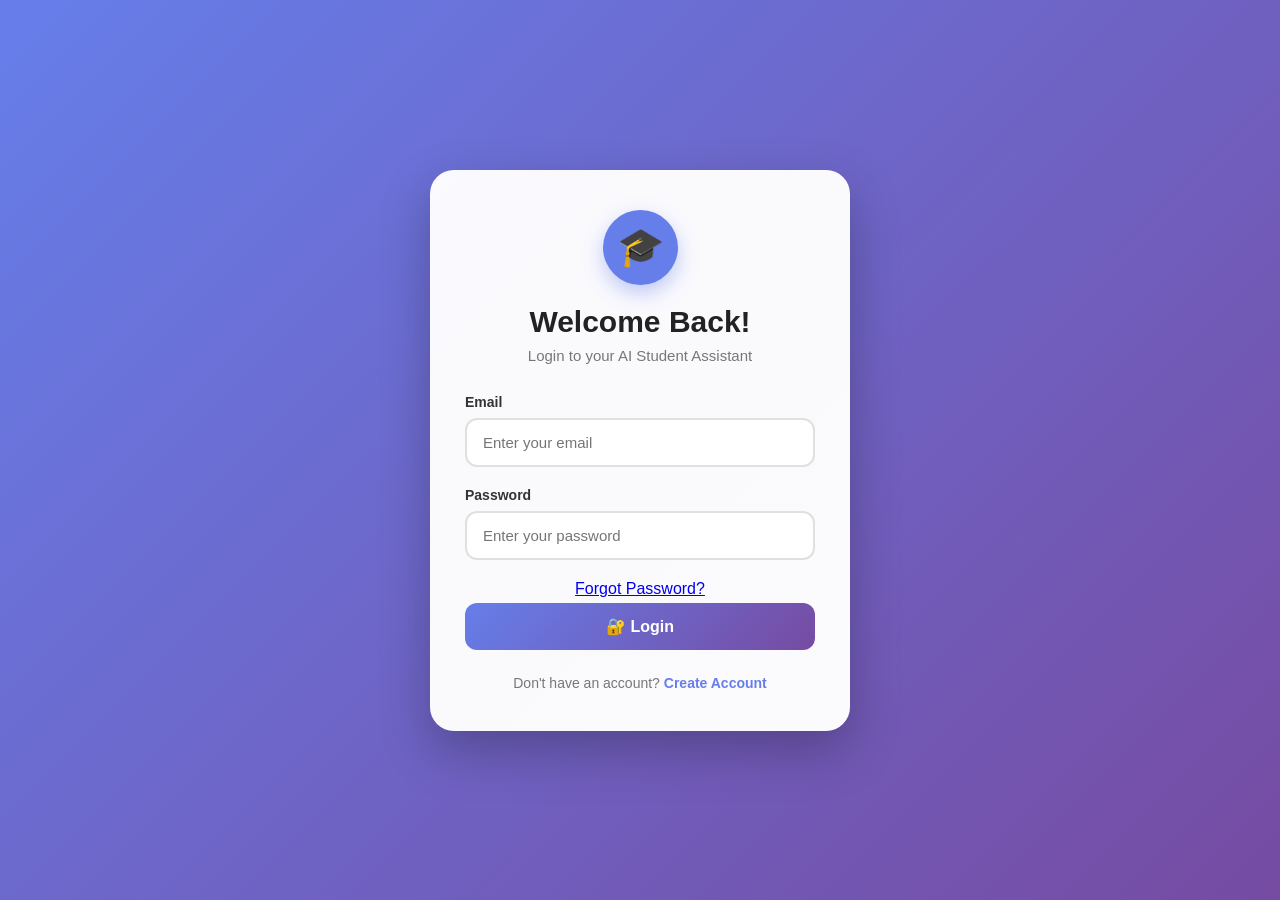
<file: index.html>
<!DOCTYPE html>
<html lang="en">

<head>

    <meta charset="UTF-8">

    <meta name="viewport" content="width=device-width, initial-scale=1.0">

    <title>AI Student Assistant - V7</title>

    <link rel="preconnect" href="https://fonts.googleapis.com">

    <link rel="preconnect" href="https://fonts.gstatic.com" crossorigin>

    <link href="https://fonts.googleapis.com/css2?family=Poppins:wght@400;500;600;700&display=swap" rel="stylesheet">

    <link rel="stylesheet" href="style.css">


    <style>
        .library-grid {
            display: grid;
            grid-template-columns: repeat(auto-fit, minmax(220px, 1fr));
            gap: 20px;
            margin-top: 25px;
        }

        .library-card {
            padding: 22px;
            border-radius: 18px;
            border: 1px solid var(--border-color, #e5e7eb);
            background: var(--card-bg, #ffffff);
        }

        .library-card-icon {
            font-size: 2rem;
            margin-bottom: 12px;
        }

        .library-card h3 {
            margin: 0 0 8px;
        }

        .library-card p {
            margin: 6px 0;
        }

        .library-card .library-type {
            font-size: 0.85rem;
            opacity: 0.75;
        }

        .library-card button {
            margin-top: 14px;
        }

        .library-empty {
            grid-column: 1 / -1;
            text-align: center;
            padding: 30px;
            opacity: 0.75;
        }

        @media (max-width: 600px) {
            .library-grid {
                grid-template-columns: 1fr;
            }
        }
    </style>

</head>


<body>


    <!-- =========================================
         HEADER
    ========================================= -->

    <header class="header">

        <div class="logo">

            🎓

            <span>
                AI Student Assistant
            </span>

        </div>


        <div class="header-actions">

            <button id="themeButton" class="theme-button" onclick="toggleTheme()">
                🌙
            </button>

        </div>


        <button onclick="logoutUser()" class="logout-btn">
            🚪 Logout
        </button>

    </header>



    <!-- =========================================
         NAVIGATION
    ========================================= -->

    <nav class="navigation">

        <button class="nav-button active" onclick="showSection('dashboardSection', this)">
            🏠 Dashboard
        </button>


        <button class="nav-button" onclick="showSection('plannerSection', this)">
            📅 Planner
        </button>


        <button class="nav-button" onclick="showSection('librarySection', this)">
            📚 Library
        </button>


        <button class="nav-button" onclick="showSection('attendanceSection', this)">
            📚 Attendance
        </button>


        <button class="nav-button" onclick="showSection('profileSection', this)">
            🧑‍🎓 Profile
        </button>

    </nav>



    <!-- =========================================
         MAIN
    ========================================= -->

    <main class="container">


        <!-- =========================================
             DASHBOARD SECTION
        ========================================= -->

        <section id="dashboardSection" class="page-section active-section">


            <!-- WELCOME -->

            <div class="welcome">

                <p class="small-title">
                    STUDENT DASHBOARD
                </p>


                <h1>

                    Welcome,

                    <span id="welcomeName">
                        Student
                    </span>

                    👋

                </h1>


                <p>
                    Plan your study, track your learning time,
                    and build a consistent study routine.
                </p>

            </div>

            <!-- =========================================
     STUDY STATS
            ========================================= -->

            <div class="stats-grid">

                <div class="stat-card">

                    <div class="stat-icon">
                        ⏱️
                    </div>

                    <div>
                        <p>
                            Study Time
                        </p>

                        <h3 id="studyTime">
                            0m
                        </h3>
                    </div>

                </div>


                <div class="stat-card">

                    <div class="stat-icon">
                        📚
                    </div>

                    <div>
                        <p>
                            Completed Sessions
                        </p>

                        <h3 id="completedStudySessions">
                            0
                        </h3>
                    </div>

                </div>


                <div class="stat-card">

                    <div class="stat-icon">
                        🔥
                    </div>

                    <div>
                        <p>
                            Study Streak
                        </p>

                        <h3 id="studyStreak">
                            0 days
                        </h3>
                    </div>

                </div>

            </div>

            <!-- QUICK ACTIONS -->

            <div class="card">

                <div class="section-title">

                    <div class="section-icon">
                        ⚡
                    </div>

                    <div>

                        <h2>
                            Quick Actions
                        </h2>

                        <p>
                            Quickly access important features.
                        </p>

                    </div>

                </div>


                <div class="quick-actions">


                    <button onclick="showSection('plannerSection')" class="action-button">
                        📅
                        <span>
                            Study Planner
                        </span>
                    </button>


                    <button onclick="showSection('librarySection')" class="action-button">
                        📚
                        <span>
                            Library
                        </span>
                    </button>


                    <button onclick="showSection('profileSection')" class="action-button">
                        🧑‍🎓
                        <span>
                            Profile
                        </span>
                    </button>

                </div>

            </div>



            <!-- STUDY ASSISTANT -->


            <div class="card">

                <div class="section-title">

                    <div class="section-icon">
                        🤖
                    </div>

                    <div>

                        <h2>
                            AI Study Assistant
                        </h2>

                        <p>
                            Plan your study and stay consistent.
                        </p>

                    </div>

                </div>


                <div id="dashboardSuggestion">

                    <div class="empty-state">

                        📚

                        <p>
                            Create a study target in the Planner
                            to start your learning session.
                        </p>

                    </div>

                </div>

            </div>


        </section>



        <!-- =========================================
             PLANNER SECTION
        ========================================= -->

        <section id="plannerSection" class="page-section">


            <div class="card">

                <div class="section-title">

                    <div class="section-icon">
                        📅
                    </div>

                    <div>

                        <h2>
                            My Study Planner
                        </h2>

                        <p>
                            Set your own subject, topic, time and study target.
                        </p>

                    </div>

                </div>


                <!-- STUDY TARGET FORM -->

                <div class="study-planner-form">

                    <div class="profile-grid">

                        <div class="form-group">
                            <label for="plannerSubject">📚 Subject</label>
                            <select id="plannerSubject">
                                <option value="">Select Subject</option>
                                <option value="Mathematics">Mathematics</option>
                                <option value="Python">Python</option>
                                <option value="DSA">DSA</option>
                                <option value="Physics">Physics</option>
                                <option value="C / C++">C / C++</option>
                                <option value="AI / ML">AI / ML</option>
                                <option value="Web Development">Web Development</option>
                                <option value="Database">Database</option>
                            </select>
                        </div>

                        <div class="form-group">
                            <label for="plannerTopic">📝 Topic</label>
                            <input id="plannerTopic" type="text" placeholder="Example: Python Loops">
                        </div>

                        <div class="form-group">
                            <label for="plannerDate">📅 Date</label>
                            <input id="plannerDate" type="date">
                        </div>

                        <div class="form-group">
                            <label for="plannerTime">⏰ Start Time</label>
                            <input id="plannerTime" type="time">
                        </div>

                        <div class="form-group">
                            <label for="plannerDuration">⏱️ Duration</label>
                            <select id="plannerDuration">
                                <option value="15">15 minutes</option>
                                <option value="25" selected>25 minutes</option>
                                <option value="30">30 minutes</option>
                                <option value="45">45 minutes</option>
                                <option value="60">1 hour</option>
                                <option value="90">1 hour 30 minutes</option>
                                <option value="120">2 hours</option>
                            </select>
                        </div>

                    </div>

                    <button type="button" class="primary-button" onclick="createStudyTarget()">
                        🎯 Create Study Target
                    </button>

                    <div id="plannerMessage" class="profile-message"></div>

                </div>


                <!-- MY TIMETABLE -->

                <div class="section-title" style="margin-top: 30px;">
                    <div class="section-icon">🗓️</div>
                    <div>
                        <h2>My Timetable</h2>
                        <p>Your selected study targets will appear here.</p>
                    </div>
                </div>

                <div id="studyPlan">

                    <div class="empty-state">

                        📅

                        <p>
                            No study target created yet.
                            Set your subject, topic, date, time and duration above.
                        </p>

                    </div>

                </div>

            </div>



            <!-- TIMER -->

            <div class="card">

                <div class="section-title">

                    <div class="section-icon">
                        ⏱️
                    </div>

                    <div>

                        <h2>
                            Study Timer
                        </h2>

                        <p>
                            Start the timer for your selected study target.
                        </p>

                    </div>

                </div>


                <div class="timer-box">

                    <div id="timerDisplay" class="timer-display">
                        25:00
                    </div>


                    <p id="timerStatus">
                        Ready to study
                    </p>


                    <div class="timer-buttons">

                        <button onclick="startTimer()" class="timer-start">
                            ▶ Start
                        </button>


                        <button onclick="pauseTimer()" class="timer-pause">
                            ⏸ Pause
                        </button>


                        <button onclick="resetTimer()" class="timer-reset">
                            🔄 Reset
                        </button>

                    </div>

                </div>

            </div>

        </section>



        <!-- =========================================
             LIBRARY SECTION
        ========================================= -->

        <section id="librarySection" class="page-section">

            <div class="card">

                <div class="section-title">

                    <div class="section-icon">
                        📚
                    </div>

                    <div>

                        <h2>
                            Student Digital Library
                        </h2>

                        <p>
                            Learn programming from basics to advanced.
                        </p>

                    </div>

                </div>
                <!-- 📤 Upload Programming Notes -->
                <div class="library-upload-box">

                    <div class="library-upload-header">
                        <h3>📤 Upload Programming Notes</h3>
                        <p>Upload your programming notes in PDF format.</p>
                    </div>

                    <form id="libraryUploadForm" onsubmit="uploadLibraryResource(event)">

                        <div class="upload-form-grid">

                            <div class="upload-form-group">
                                <label for="uploadTitle">📘 Title</label>

                                <input type="text" id="uploadTitle" placeholder="Example: Python Basics" required>
                            </div>


                            <div class="upload-form-group">
                                <label for="uploadCategory">💻 Category</label>

                                <select id="uploadCategory" required>

                                    <option value="">Select Category</option>

                                    <option value="Python">Python</option>

                                    <option value="C / C++">C / C++</option>

                                    <option value="DSA">DSA</option>

                                    <option value="AI / ML">AI / ML</option>

                                    <option value="Web Development">
                                        Web Development
                                    </option>

                                    <option value="Database">
                                        Database
                                    </option>

                                    <option value="Git & GitHub">
                                        Git & GitHub
                                    </option>

                                </select>
                            </div>


                            <div class="upload-form-group">
                                <label for="uploadLevel">🎯 Level</label>

                                <select id="uploadLevel" required>

                                    <option value="">Select Level</option>

                                    <option value="Beginner">
                                        🟢 Beginner
                                    </option>

                                    <option value="Intermediate">
                                        🟡 Intermediate
                                    </option>

                                    <option value="Advanced">
                                        🔴 Advanced
                                    </option>

                                </select>
                            </div>

                        </div>


                        <div class="upload-form-group">
                            <label for="uploadDescription">
                                📝 Description
                            </label>

                            <textarea id="uploadDescription" rows="3" placeholder="Write a short description..."
                                required></textarea>
                        </div>


                        <div class="upload-form-group">
                            <label for="uploadFile">
                                📄 PDF File
                            </label>

                            <input type="file" id="uploadFile" accept=".pdf,application/pdf" required>

                            <small>
                                Maximum file size: 10 MB
                            </small>
                        </div>


                        <button type="submit" class="primary-button library-upload-button">
                            📤 Upload PDF
                        </button>

                    </form>


                    <div id="libraryUploadMessage" class="library-upload-message"></div>

                </div>

                <!-- SEARCH -->

                <div class="form-group">

                    <label for="librarySearch">
                        🔍 Search Library
                    </label>

                    <input type="text" id="librarySearch" placeholder="Search books, notes, subjects..."
                        oninput="filterLibrary()">

                </div>


                <!-- CATEGORIES -->

                <div class="section-title">

                    <div class="section-icon">
                        🗂️
                    </div>

                    <div>

                        <h2>
                            Categories
                        </h2>

                        <p>
                            Choose a programming category.
                        </p>

                    </div>

                </div>


                <div class="quick-actions library-categories">

                    <button class="action-button" onclick="filterLibraryCategory('All')">📚 <span>All</span></button>
                    <button class="action-button" onclick="filterLibraryCategory('Python')">🐍
                        <span>Python</span></button>
                    <button class="action-button" onclick="filterLibraryCategory('C / C++')">💻 <span>C /
                            C++</span></button>
                    <button class="action-button" onclick="filterLibraryCategory('DSA')">🧠 <span>DSA</span></button>
                    <button class="action-button" onclick="filterLibraryCategory('AI / ML')">🤖 <span>AI /
                            ML</span></button>
                    <button class="action-button" onclick="filterLibraryCategory('Web Development')">🌐 <span>Web
                            Development</span></button>
                    <button class="action-button" onclick="filterLibraryCategory('Database')">🗄️
                        <span>Database</span></button>
                    <button class="action-button" onclick="filterLibraryCategory('Git & GitHub')">🔧 <span>Git &
                            GitHub</span></button>

                </div>


                <!-- RESOURCES -->

                <div id="libraryList" class="library-grid"></div>

            </div>

        </section>

        <div class="library-level-filter">
            <button class="library-category-button active" onclick="filterLibraryLevel('All', this)">
                📚 All Levels
            </button>

            <button class="library-category-button" onclick="filterLibraryLevel('Beginner', this)">
                🟢 Beginner
            </button>

            <button class="library-category-button" onclick="filterLibraryLevel('Intermediate', this)">
                🟡 Intermediate
            </button>

            <button class="library-category-button" onclick="filterLibraryLevel('Advanced', this)">
                🔴 Advanced
            </button>
        </div>


        <!-- =========================================
             ATTENDANCE SECTION
        ========================================= -->

        <section id="attendanceSection" class="page-section">


            <div class="card">

                <div class="section-title">

                    <div class="section-icon">
                        📚
                    </div>

                    <div>

                        <h2>
                            Study Attendance
                        </h2>

                        <p>
                            Track your study days, study hours and learning streak.
                        </p>

                    </div>

                </div>



                <div id="attendanceList" class="attendance-list"></div>

                <!-- 📅 STUDY ATTENDANCE CALENDAR -->
                <div class="attendance-calendar">

                    <div class="calendar-header">
                        <button onclick="changeAttendanceMonth(-1)">❮</button>

                        <h3 id="attendanceMonthYear">
                            September 2026
                        </h3>

                        <button onclick="changeAttendanceMonth(1)">❯</button>
                    </div>

                    <div class="calendar-weekdays">
                        <div>Sun</div>
                        <div>Mon</div>
                        <div>Tue</div>
                        <div>Wed</div>
                        <div>Thu</div>
                        <div>Fri</div>
                        <div>Sat</div>
                    </div>

                    <div id="attendanceCalendar" class="calendar-days">
                    </div>

                </div>


            </div>

        </section>



        <!-- =========================================
             PROFILE SECTION
        ========================================= -->

        <section id="profileSection" class="page-section">


            <div class="card">

                <div class="section-title">

                    <div class="section-icon">
                        🧑‍🎓
                    </div>

                    <div>

                        <h2>
                            Student Profile
                        </h2>

                        <p>
                            Your account and academic information.
                        </p>

                    </div>

                </div>



                <div class="profile-grid">


                    <!-- FULL NAME -->

                    <div class="form-group">

                        <label for="profileName">
                            Full Name
                        </label>

                        <input id="profileName" type="text" placeholder="Your name">

                    </div>


                    <!-- EMAIL -->

                    <div class="form-group">

                        <label for="profileEmail">
                            Email
                        </label>

                        <input id="profileEmail" type="email" placeholder="Your email" readonly>

                    </div>


                    <!-- COURSE -->

                    <div class="form-group">

                        <label for="profileCourse">
                            Course
                        </label>

                        <input id="profileCourse" type="text" placeholder="Example: CSE (AIML)">

                    </div>


                    <!-- SEMESTER -->

                    <div class="form-group">

                        <label for="profileSemester">
                            Semester
                        </label>

                        <input id="profileSemester" type="text" placeholder="Example: 1st Semester">

                    </div>


                    <!-- ROLL NUMBER -->

                    <div class="form-group">

                        <label for="profileRoll">
                            Roll Number
                        </label>

                        <input id="profileRoll" type="text" placeholder="Enter roll number">

                    </div>

                </div>



                <button onclick="saveProfile()" class="primary-button save-profile-button">
                    💾 Save Profile
                </button>


                <div id="profileMessage" class="profile-message"></div>

            </div>

        </section>



    </main>



    <!-- =========================================
         FOOTER
    ========================================= -->

    <footer>

        <p>

            🎓 AI Student Assistant

            <span>
                •
            </span>

            Version 7

        </p>

    </footer>



    <script src="script.js?v=8"></script>

</body>

</html>
</file>
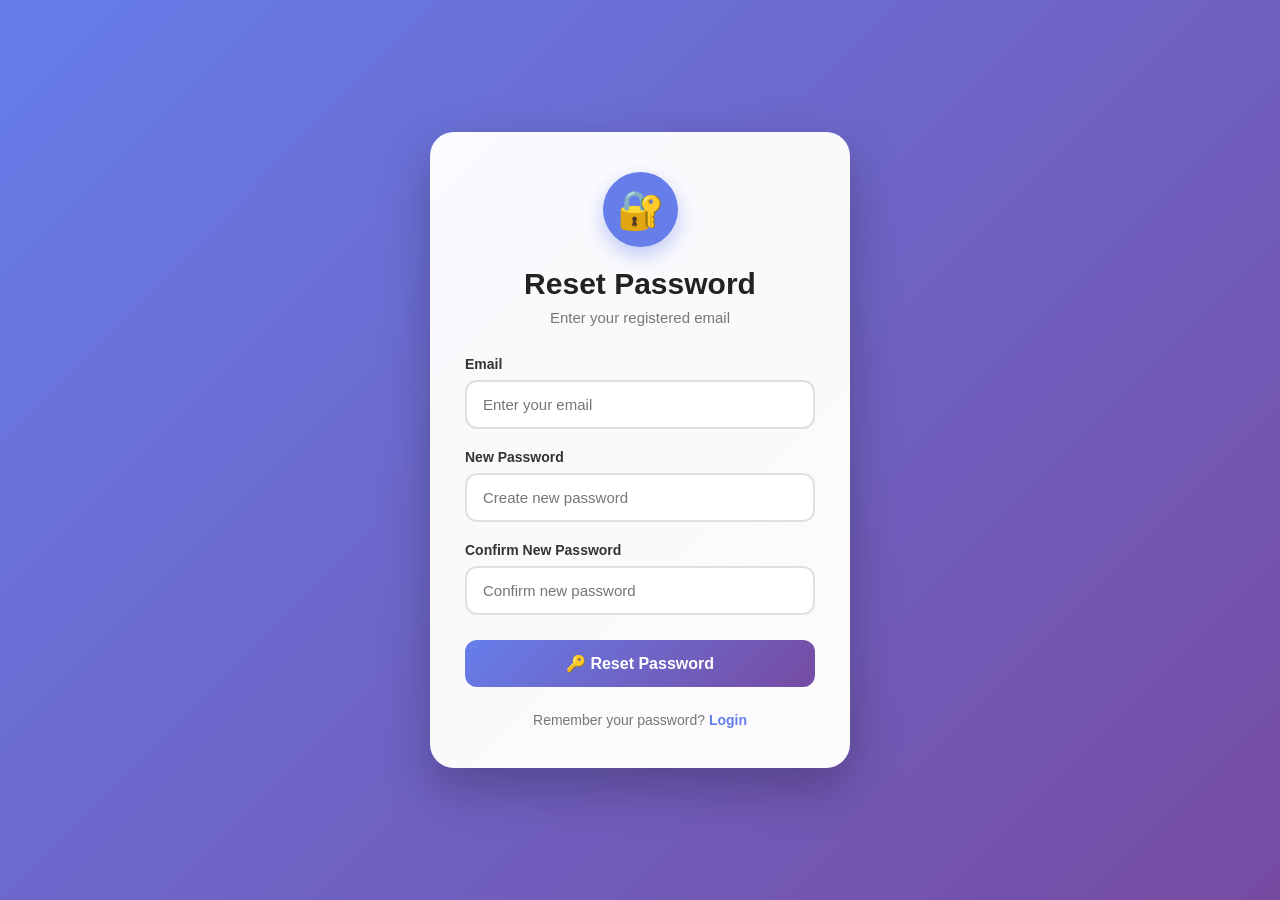
<file: forgot-password.html>
<!DOCTYPE html>
<html lang="en">

<head>
    <meta charset="UTF-8">

    <meta
        name="viewport"
        content="width=device-width, initial-scale=1.0"
    >

    <title>Forgot Password - AI Student Assistant</title>

    <link rel="stylesheet" href="auth.css">
</head>

<body>

    <div class="auth-container">

        <div class="auth-card">

            <div class="logo">
                🔐
            </div>

            <h1>Reset Password</h1>

            <p class="subtitle">
                Enter your registered email
            </p>

            <form id="forgotPasswordForm">

                <div class="input-group">

                    <label for="resetEmail">
                        Email
                    </label>

                    <input
                        type="email"
                        id="resetEmail"
                        placeholder="Enter your email"
                        required
                    >

                </div>


                <div class="input-group">

                    <label for="newPassword">
                        New Password
                    </label>

                    <input
                        type="password"
                        id="newPassword"
                        placeholder="Create new password"
                        minlength="6"
                        required
                    >

                </div>


                <div class="input-group">

                    <label for="confirmNewPassword">
                        Confirm New Password
                    </label>

                    <input
                        type="password"
                        id="confirmNewPassword"
                        placeholder="Confirm new password"
                        minlength="6"
                        required
                    >

                </div>


                <button
                    type="submit"
                    class="auth-btn"
                >
                    🔑 Reset Password
                </button>

            </form>


            <p class="switch-text">

                Remember your password?

                <a href="login.html">
                    Login
                </a>

            </p>

        </div>

    </div>


    <script src="auth.js"></script>

</body>

</html>
</file>
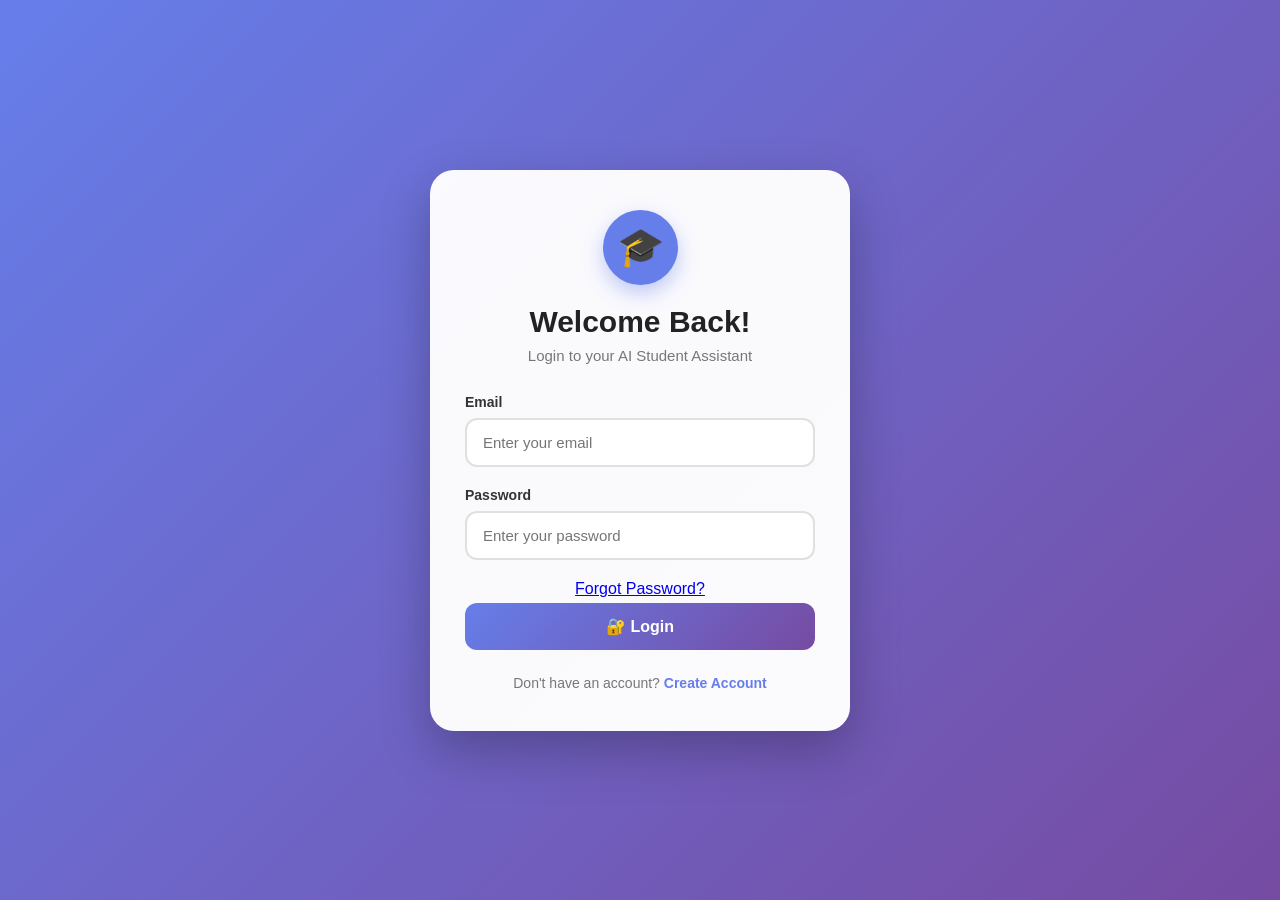
<file: login.html>
<!DOCTYPE html>
<html lang="en">

<head>
    <meta charset="UTF-8">
    <meta name="viewport" content="width=device-width, initial-scale=1.0">

    <title>Login - AI Student Assistant</title>

    <link rel="stylesheet" href="auth.css">
</head>

<body>

    <div class="auth-container">

        <div class="auth-card">

            <div class="logo">
                🎓
            </div>

            <h1>Welcome Back!</h1>

            <p class="subtitle">
                Login to your AI Student Assistant
            </p>

            <form id="loginForm">

                <div class="input-group">
                    <label for="loginEmail">Email</label>

                    <input type="email" id="loginEmail" placeholder="Enter your email" required>
                </div>

                <div class="input-group">
                    <label for="loginPassword">Password</label>

                    <input type="password" id="loginPassword" placeholder="Enter your password" required>
                </div>

                <a href="forgot-password.html" class="forgot-link">
                    Forgot Password?
                </a>

                <button type="submit" class="auth-btn">
                    🔐 Login
                </button>

            </form>

            <p class="switch-text">
                Don't have an account?
                <a href="signup.html">Create Account</a>
            </p>

        </div>

    </div>

    <script src="auth.js"></script>

</body>

</html>
</file>
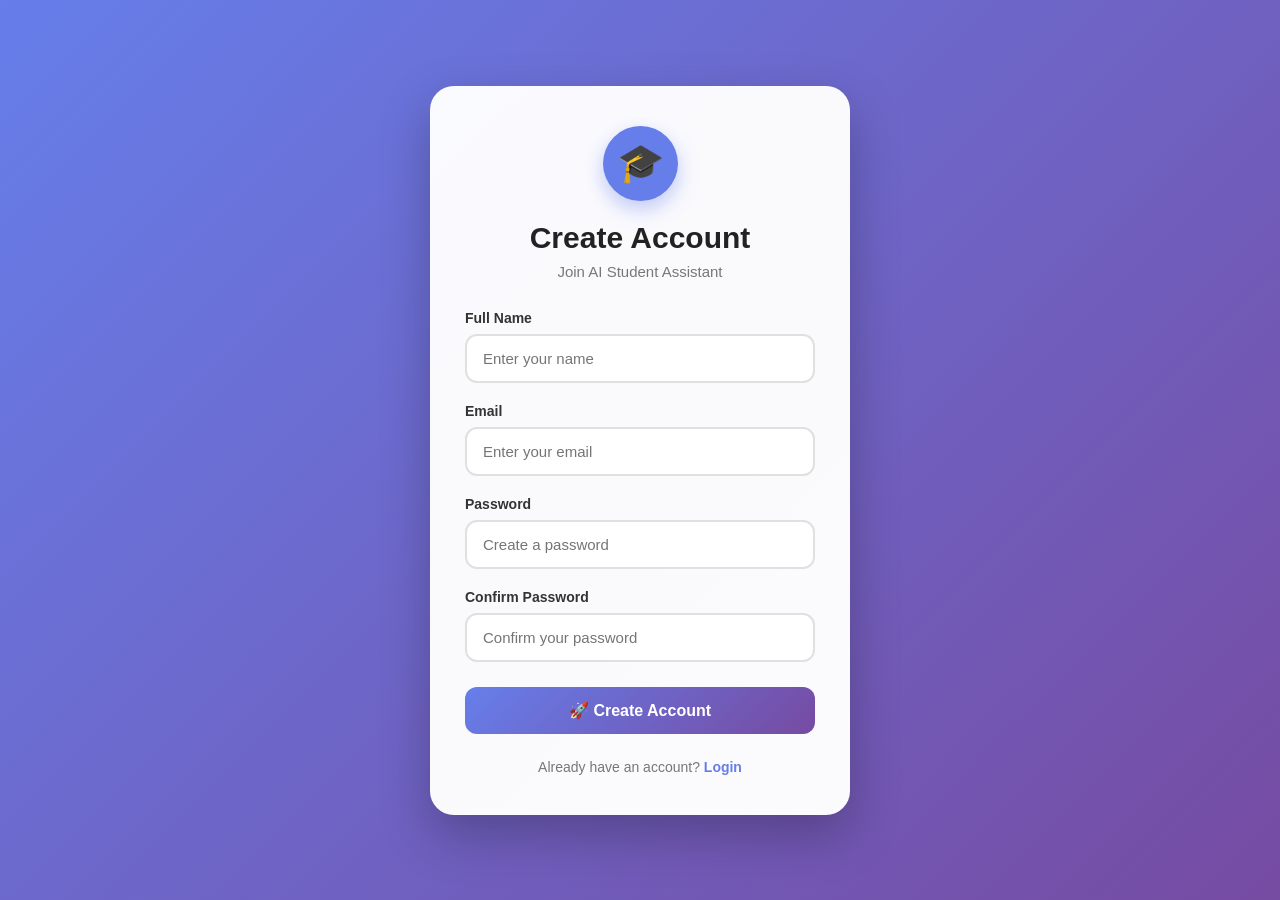
<file: signup.html>
<!DOCTYPE html>
<html lang="en">
<head>
    <meta charset="UTF-8">
    <meta name="viewport" content="width=device-width, initial-scale=1.0">

    <title>Create Account - AI Student Assistant</title>

    <link rel="stylesheet" href="auth.css">
</head>

<body>

    <div class="auth-container">

        <div class="auth-card">

            <div class="logo">
                🎓
            </div>

            <h1>Create Account</h1>

            <p class="subtitle">
                Join AI Student Assistant
            </p>

            <form id="signupForm">

                <div class="input-group">
                    <label for="signupName">Full Name</label>

                    <input
                        type="text"
                        id="signupName"
                        placeholder="Enter your name"
                        required
                    >
                </div>

                <div class="input-group">
                    <label for="signupEmail">Email</label>

                    <input
                        type="email"
                        id="signupEmail"
                        placeholder="Enter your email"
                        required
                    >
                </div>

                <div class="input-group">
                    <label for="signupPassword">Password</label>

                    <input
                        type="password"
                        id="signupPassword"
                        placeholder="Create a password"
                        required
                        minlength="6"
                    >
                </div>

                <div class="input-group">
                    <label for="confirmPassword">Confirm Password</label>

                    <input
                        type="password"
                        id="confirmPassword"
                        placeholder="Confirm your password"
                        required
                        minlength="6"
                    >
                </div>

                <button type="submit" class="auth-btn">
                    🚀 Create Account
                </button>

            </form>

            <p class="switch-text">
                Already have an account?
                <a href="login.html">Login</a>
            </p>

        </div>

    </div>

    <script src="auth.js"></script>

</body>
</html>
</file>
<file: style.css>
/* =========================================
   AI STUDENT ASSISTANT
   VERSION 5
   Complete Dashboard Styling
========================================= */


/* =========================================
   RESET
========================================= */

* {
    margin: 0;
    padding: 0;
    box-sizing: border-box;
}


/* =========================================
   VARIABLES
========================================= */

:root {
    --primary: #667eea;
    --secondary: #764ba2;

    --background: #f4f6ff;
    --card: #ffffff;

    --text: #202438;
    --muted: #70758a;

    --border: #e5e7f0;
    --track: #eceef5;

    --success: #2e9d62;
    --warning: #d98b25;
    --danger: #d9534f;

    --shadow:
        0 15px 40px rgba(40, 40, 80, 0.10);
}


/* =========================================
   BODY
========================================= */

body {
    font-family: "Poppins", Arial, sans-serif;

    min-height: 100vh;

    background:
        radial-gradient(
            circle at top left,
            rgba(102, 126, 234, 0.18),
            transparent 35%
        ),
        var(--background);

    color: var(--text);

    transition:
        background 0.3s ease,
        color 0.3s ease;
}


/* =========================================
   HEADER
========================================= */

.header {
    width: 100%;

    padding: 18px 6%;

    display: flex;

    align-items: center;

    justify-content: space-between;

    background:
        rgba(255, 255, 255, 0.88);

    backdrop-filter: blur(15px);

    border-bottom:
        1px solid var(--border);

    position: sticky;

    top: 0;

    z-index: 100;
}


.logo {
    display: flex;

    align-items: center;

    gap: 8px;

    font-size: 20px;

    font-weight: 700;
}


.header-actions {
    display: flex;

    align-items: center;

    gap: 10px;
}


.theme-button {
    width: 45px;

    height: 45px;

    border: none;

    border-radius: 50%;

    background: #f0f1ff;

    cursor: pointer;

    font-size: 20px;

    transition: 0.3s;
}


.theme-button:hover {
    transform:
        rotate(15deg)
        scale(1.05);
}


/* =========================================
   NAVIGATION
========================================= */

.navigation {
    width: 92%;

    max-width: 1100px;

    margin: 20px auto 0;

    display: flex;

    gap: 8px;

    overflow-x: auto;

    padding-bottom: 5px;
}


.nav-button {
    border: none;

    padding: 11px 16px;

    border-radius: 12px;

    background: var(--card);

    color: var(--muted);

    border:
        1px solid var(--border);

    font-family: inherit;

    font-size: 13px;

    font-weight: 600;

    white-space: nowrap;

    cursor: pointer;

    transition: 0.3s;
}


.nav-button:hover {
    color: var(--primary);

    transform:
        translateY(-2px);
}


.nav-button.active {
    color: white;

    background:
        linear-gradient(
            135deg,
            var(--primary),
            var(--secondary)
        );

    border-color: transparent;
}


/* =========================================
   MAIN CONTAINER
========================================= */

.container {
    width: 92%;

    max-width: 1100px;

    margin: 0 auto;

    padding: 35px 0 50px;
}


/* =========================================
   PAGE SECTIONS
========================================= */

.page-section {
    display: none;

    animation:
        fadeUp 0.45s ease;
}


.page-section.active-section {
    display: block;
}


@keyframes fadeUp {

    from {
        opacity: 0;

        transform:
            translateY(15px);
    }

    to {
        opacity: 1;

        transform:
            translateY(0);
    }
}


/* =========================================
   WELCOME
========================================= */

.welcome {
    margin-bottom: 30px;
}


.small-title {
    font-size: 12px;

    font-weight: 700;

    letter-spacing: 2px;

    color: var(--primary);

    margin-bottom: 8px;
}


.welcome h1 {
    font-size: 36px;

    margin-bottom: 8px;
}


.welcome h1 span {
    color: var(--primary);
}


.welcome > p:last-child {
    color: var(--muted);

    font-size: 15px;
}


/* =========================================
   CARD
========================================= */

.card {
    background: var(--card);

    border:
        1px solid var(--border);

    border-radius: 22px;

    padding: 30px;

    box-shadow: var(--shadow);

    margin-bottom: 20px;

    transition:
        transform 0.3s ease,
        box-shadow 0.3s ease;
}


.card:hover {
    transform:
        translateY(-2px);

    box-shadow:
        0 20px 45px
        rgba(40, 40, 80, 0.14);
}


/* =========================================
   SECTION TITLE
========================================= */

.section-title {
    display: flex;

    align-items: center;

    gap: 15px;

    margin-bottom: 25px;
}


.section-icon {
    width: 48px;

    height: 48px;

    flex-shrink: 0;

    display: flex;

    align-items: center;

    justify-content: center;

    border-radius: 14px;

    background:
        linear-gradient(
            135deg,
            rgba(102, 126, 234, 0.15),
            rgba(118, 75, 162, 0.15)
        );

    font-size: 22px;
}


.section-title h2 {
    font-size: 20px;

    margin-bottom: 3px;
}


.section-title p {
    color: var(--muted);

    font-size: 13px;
}


/* =========================================
   STATISTICS
========================================= */

.stats-grid {
    display: grid;

    grid-template-columns:
        repeat(4, 1fr);

    gap: 15px;

    margin-bottom: 20px;
}


.stat-card {
    background: var(--card);

    border:
        1px solid var(--border);

    border-radius: 18px;

    padding: 20px;

    display: flex;

    align-items: center;

    gap: 14px;

    box-shadow: var(--shadow);

    transition: 0.3s;
}


.stat-card:hover {
    transform:
        translateY(-3px);
}


.stat-icon {
    width: 45px;

    height: 45px;

    flex-shrink: 0;

    border-radius: 13px;

    display: flex;

    align-items: center;

    justify-content: center;

    background: #f0f1ff;

    font-size: 20px;
}


.stat-card p {
    color: var(--muted);

    font-size: 12px;

    margin-bottom: 3px;
}


.stat-card h3 {
    font-size: 19px;

    word-break: break-word;
}


/* =========================================
   QUICK ACTIONS
========================================= */

.quick-actions {
    display: grid;

    grid-template-columns:
        repeat(4, 1fr);

    gap: 12px;
}


.action-button {
    min-height: 90px;

    border:
        1px solid var(--border);

    border-radius: 15px;

    background: var(--card);

    color: var(--text);

    font-family: inherit;

    font-weight: 600;

    cursor: pointer;

    display: flex;

    flex-direction: column;

    align-items: center;

    justify-content: center;

    gap: 8px;

    font-size: 25px;

    transition: 0.3s;
}


.action-button span {
    font-size: 12px;

    color: var(--muted);
}


.action-button:hover {
    border-color: var(--primary);

    transform:
        translateY(-3px);
}


/* =========================================
   EMPTY STATE
========================================= */

.empty-state {
    padding: 30px;

    text-align: center;

    color: var(--muted);

    font-size: 14px;
}


.empty-state p {
    margin-top: 8px;
}


/* =========================================
   FORM
========================================= */

.form-group {
    margin-bottom: 18px;
}


.form-group label {
    display: block;

    font-size: 14px;

    font-weight: 600;

    margin-bottom: 8px;
}


input {
    width: 100%;

    height: 50px;

    padding: 0 15px;

    border:
        2px solid var(--border);

    border-radius: 12px;

    background: var(--card);

    color: var(--text);

    outline: none;

    font-family: inherit;

    font-size: 15px;

    transition: 0.3s;
}


input:focus {
    border-color: var(--primary);

    box-shadow:
        0 0 0 4px
        rgba(102, 126, 234, 0.12);
}


input::placeholder {
    color: #a2a5b5;
}


/* =========================================
   SUBJECT GRID
========================================= */

.subjects-grid {
    display: grid;

    grid-template-columns:
        repeat(2, 1fr);

    gap: 20px;
}


/* =========================================
   BUTTON GROUP
========================================= */

.button-group {
    display: flex;

    gap: 12px;

    margin-top: 25px;
}


.primary-button,
.reset-button {
    border: none;

    border-radius: 12px;

    min-height: 52px;

    padding: 0 22px;

    font-family: inherit;

    font-size: 15px;

    font-weight: 600;

    cursor: pointer;

    transition: 0.3s;
}


.primary-button {
    flex: 1;

    color: white;

    background:
        linear-gradient(
            135deg,
            var(--primary),
            var(--secondary)
        );
}


.primary-button:hover {
    transform:
        translateY(-2px);

    box-shadow:
        0 10px 25px
        rgba(102, 126, 234, 0.25);
}


.reset-button {
    background: #f1f2f7;

    color: #555a70;
}


.reset-button:hover {
    background: #e5e6ed;

    transform:
        translateY(-2px);
}


/* =========================================
   PERFORMANCE
========================================= */

.performance-item {
    margin-bottom: 22px;
}


.performance-item:last-child {
    margin-bottom: 0;
}


.performance-header {
    display: flex;

    justify-content: space-between;

    align-items: center;

    margin-bottom: 8px;
}


.performance-header span:first-child {
    font-size: 14px;

    font-weight: 600;
}


.performance-header span:last-child {
    color: var(--muted);

    font-size: 13px;

    font-weight: 600;
}


.progress-container {
    width: 100%;

    height: 11px;

    overflow: hidden;

    background: var(--track);

    border-radius: 20px;
}


.progress-bar {
    width: 0;

    height: 100%;

    border-radius: 20px;

    background:
        linear-gradient(
            90deg,
            var(--primary),
            var(--secondary)
        );

    transition:
        width 1.2s ease;
}


/* =========================================
   CHART
========================================= */

.marks-chart {
    display: flex;

    flex-direction: column;

    gap: 22px;
}


.chart-label {
    display: flex;

    justify-content: space-between;

    margin-bottom: 8px;
}


.chart-label span {
    font-size: 14px;

    font-weight: 600;
}


.chart-label strong {
    color: var(--primary);

    font-size: 14px;
}


.chart-track {
    width: 100%;

    height: 18px;

    background: var(--track);

    border-radius: 20px;

    overflow: hidden;
}


.chart-fill {
    width: 0;

    height: 100%;

    border-radius: 20px;

    background:
        linear-gradient(
            90deg,
            var(--primary),
            var(--secondary)
        );

    transition:
        width 1.2s ease;
}


/* =========================================
   TARGETS
========================================= */

.target-item {
    padding: 18px;

    margin-bottom: 15px;

    border:
        1px solid var(--border);

    border-radius: 15px;
}


.target-item:last-child {
    margin-bottom: 0;
}


.target-header {
    display: flex;

    justify-content: space-between;

    align-items: center;

    margin-bottom: 12px;
}


.target-subject {
    font-size: 14px;

    font-weight: 600;
}


.target-info {
    color: var(--muted);

    font-size: 12px;
}


.target-bar {
    width: 100%;

    height: 10px;

    background: var(--track);

    border-radius: 20px;

    overflow: hidden;
}


.target-fill {
    height: 100%;

    border-radius: 20px;

    background:
        linear-gradient(
            90deg,
            var(--primary),
            var(--secondary)
        );
}


.target-bottom {
    display: flex;

    justify-content: space-between;

    margin-top: 8px;

    font-size: 12px;

    color: var(--muted);
}


.target-achieved {
    color: var(--success);

    font-weight: 600;
}


.target-needed {
    color: var(--warning);

    font-weight: 600;
}


/* =========================================
   STUDY PLANNER
========================================= */

.study-plan {
    display: flex;

    flex-direction: column;

    gap: 12px;
}


.study-task {
    display: grid;

    grid-template-columns:
        90px 1fr auto;

    align-items: center;

    gap: 15px;

    padding: 17px;

    border:
        1px solid var(--border);

    border-radius: 15px;

    transition: 0.3s;
}


.study-task:hover {
    transform:
        translateX(3px);

    border-color:
        var(--primary);
}


.task-time {
    color: var(--primary);

    font-size: 13px;

    font-weight: 600;
}


.task-name {
    font-size: 14px;

    font-weight: 600;
}


.task-duration {
    color: var(--muted);

    font-size: 12px;
}


/* =========================================
   TIMER
========================================= */

.timer-box {
    text-align: center;

    padding: 15px;
}


.timer-display {
    font-size: 64px;

    font-weight: 700;

    letter-spacing: 3px;

    color: var(--primary);

    margin-bottom: 5px;
}


#timerStatus {
    color: var(--muted);

    font-size: 14px;

    margin-bottom: 22px;
}


.timer-buttons {
    display: flex;

    justify-content: center;

    gap: 10px;

    flex-wrap: wrap;
}


.timer-buttons button {
    border: none;

    padding: 11px 18px;

    border-radius: 10px;

    font-family: inherit;

    font-weight: 600;

    cursor: pointer;

    transition: 0.3s;
}


.timer-start {
    background: var(--primary);

    color: white;
}


.timer-pause {
    background: #f0f1f5;

    color: #555a70;
}


.timer-reset {
    background: #f0f1f5;

    color: #555a70;
}


.timer-buttons button:hover {
    transform:
        translateY(-2px);
}


/* =========================================
   TASK MANAGER
========================================= */

.task-input-area {
    display: grid;

    grid-template-columns: 1fr 160px;

    gap: 10px;

    margin-bottom: 20px;
}


.add-task-button {
    min-height: 50px;
}


.task-list {
    display: flex;

    flex-direction: column;

    gap: 10px;
}


.task-item {
    display: flex;

    align-items: center;

    justify-content: space-between;

    gap: 12px;

    padding: 15px;

    border:
        1px solid var(--border);

    border-radius: 14px;

    transition: 0.3s;
}


.task-item:hover {
    border-color: var(--primary);
}


.task-left {
    display: flex;

    align-items: center;

    gap: 12px;

    min-width: 0;
}


.task-checkbox {
    width: 20px;

    height: 20px;

    cursor: pointer;

    accent-color: var(--primary);
}


.task-text {
    font-size: 14px;

    word-break: break-word;
}


.task-completed {
    text-decoration: line-through;

    color: var(--muted);
}


.delete-task {
    border: none;

    background: transparent;

    cursor: pointer;

    font-size: 18px;

    padding: 5px;
}


/* =========================================
   ATTENDANCE
========================================= */

.attendance-list {
    display: flex;

    flex-direction: column;

    gap: 15px;
}


.attendance-item {
    padding: 18px;

    border:
        1px solid var(--border);

    border-radius: 15px;
}


.attendance-header {
    display: flex;

    justify-content: space-between;

    margin-bottom: 10px;
}


.attendance-subject {
    font-size: 14px;

    font-weight: 600;
}


.attendance-percent {
    color: var(--primary);

    font-size: 13px;

    font-weight: 700;
}


.attendance-inputs {
    display: grid;

    grid-template-columns: 1fr 1fr;

    gap: 10px;
}


.attendance-inputs input {
    height: 42px;

    font-size: 13px;
}


.attendance-bar {
    height: 9px;

    width: 100%;

    background: var(--track);

    border-radius: 20px;

    overflow: hidden;

    margin-top: 10px;
}


.attendance-fill {
    height: 100%;

    background:
        linear-gradient(
            90deg,
            var(--primary),
            var(--secondary)
        );

    border-radius: 20px;

    transition:
        width 0.7s ease;
}


/* =========================================
   PROFILE
========================================= */

.profile-grid {
    display: grid;

    grid-template-columns:
        repeat(2, 1fr);

    gap: 5px 20px;
}


.save-profile-button {
    margin-top: 10px;

    width: 100%;
}


.profile-message {
    margin-top: 12px;

    color: var(--success);

    font-size: 13px;

    text-align: center;
}


/* =========================================
   HISTORY
========================================= */

.history-list {
    display: flex;

    flex-direction: column;

    gap: 12px;
}


.history-item {
    display: flex;

    align-items: center;

    justify-content: space-between;

    padding: 16px;

    border:
        1px solid var(--border);

    border-radius: 14px;
}


.history-date {
    color: var(--muted);

    font-size: 12px;
}


.history-average {
    font-size: 17px;

    font-weight: 700;

    color: var(--primary);
}


.history-grade {
    padding: 5px 10px;

    border-radius: 8px;

    background:
        rgba(102, 126, 234, 0.10);

    color: var(--primary);

    font-size: 12px;

    font-weight: 700;
}


/* =========================================
   FOOTER
========================================= */

footer {
    text-align: center;

    padding:
        25px 15px 35px;

    color: var(--muted);

    font-size: 12px;
}


footer span {
    margin: 0 5px;
}


/* =========================================
   DARK MODE
========================================= */

body.dark {

    --background: #10121c;

    --card: #181b28;

    --text: #f3f4f8;

    --muted: #a6a9ba;

    --border: #292d3d;

    --track: #292d3d;

}


body.dark .header {
    background:
        rgba(16, 18, 28, 0.92);
}


body.dark .theme-button {
    background: #292d3d;

    color: white;
}


body.dark .reset-button,
body.dark .timer-pause,
body.dark .timer-reset {

    background: #292d3d;

    color: #eeeeee;

}


body.dark .stat-icon {
    background: #292d3d;
}


/* =========================================
   TABLET
========================================= */

@media (max-width: 900px) {

    .stats-grid {

        grid-template-columns:
            repeat(2, 1fr);

    }


    .quick-actions {

        grid-template-columns:
            repeat(2, 1fr);

    }

}


/* =========================================
   MOBILE
========================================= */

@media (max-width: 600px) {

    .header {

        padding:
            15px 5%;

    }


    .logo {

        font-size: 16px;

    }


    .theme-button {

        width: 40px;

        height: 40px;

        font-size: 17px;

    }


    .navigation {

        width: 94%;

        margin-top: 12px;

    }


    .nav-button {

        padding:
            9px 12px;

        font-size: 11px;

    }


    .container {

        width: 94%;

        padding:
            30px 0 40px;

    }


    .welcome h1 {

        font-size: 28px;

    }


    .welcome > p:last-child {

        font-size: 13px;

    }


    .card {

        padding: 20px;

        border-radius: 18px;

    }


    .section-title {

        gap: 10px;

    }


    .section-icon {

        width: 42px;

        height: 42px;

        font-size: 19px;

    }


    .section-title h2 {

        font-size: 17px;

    }


    .section-title p {

        font-size: 11px;

    }


    .subjects-grid {

        grid-template-columns: 1fr;

        gap: 0;

    }


    .button-group {

        flex-direction: column;

    }


    .primary-button,
    .reset-button {

        width: 100%;

    }


    .stats-grid {

        grid-template-columns:
            1fr 1fr;

        gap: 10px;

    }


    .stat-card {

        padding: 15px;

        gap: 8px;

    }


    .stat-icon {

        width: 38px;

        height: 38px;

        font-size: 17px;

    }


    .stat-card p {

        font-size: 10px;

    }


    .stat-card h3 {

        font-size: 15px;

    }


    .quick-actions {

        grid-template-columns:
            1fr 1fr;

    }


    .task-input-area {

        grid-template-columns:
            1fr;

    }


    .profile-grid {

        grid-template-columns:
            1fr;

    }


    .attendance-inputs {

        grid-template-columns:
            1fr 1fr;

    }


    .study-task {

        grid-template-columns:
            1fr;

        gap: 5px;

    }


    .timer-display {

        font-size: 48px;

    }


    .timer-buttons {

        flex-direction: column;

    }


    .timer-buttons button {

        width: 100%;

    }


    .history-item {

        flex-wrap: wrap;

        gap: 8px;

    }

}


/* =========================================
   VERY SMALL PHONE
========================================= */

@media (max-width: 380px) {

    .stats-grid {

        grid-template-columns:
            1fr;

    }


    .quick-actions {

        grid-template-columns:
            1fr;

    }


    .welcome h1 {

        font-size: 24px;

    }


    .logo span {

        font-size: 14px;

    }


    .attendance-inputs {

        grid-template-columns:
            1fr;

    }

}

.library-level-filter {
    display: flex;
    flex-wrap: wrap;
    gap: 10px;
    margin-top: 15px;
    margin-bottom: 25px;
}

.library-level-filter .library-category-button {
    border: 1px solid #ddd;
    background: white;
    padding: 10px 16px;
    border-radius: 10px;
    cursor: pointer;
    transition: 0.2s;
}

.library-level-filter .library-category-button:hover {
    transform: translateY(-2px);
}

.library-level-filter .library-category-button.active {
    font-weight: 600;
    border-color: #333;
}

/* =========================================
   🌙 LIBRARY DARK MODE FIX - V7
========================================= */

/* Library cards */
.dark .library-card {
    background: #1e2233 !important;
    color: #f5f5f5 !important;
    border: 1px solid #343a55 !important;
}

/* Library card title */
.dark .library-card h3 {
    color: #ffffff !important;
}

/* Library card normal text */
.dark .library-card p {
    color: #d7d9e5 !important;
}

/* Category + type */
.dark .library-card .library-type {
    color: #b9bdd0 !important;
}

/* Level text */
.dark .library-card .library-level {
    color: #cfd3e6 !important;
}

/* Library icon */
.dark .library-card-icon {
    color: #ffffff !important;
}

/* View Resource button */
.dark .library-card .primary-button {
    color: #ffffff !important;
}

/* Library category buttons */
.dark .library-category-button {
    background: #1e2233 !important;
    color: #f5f5f5 !important;
    border-color: #3b4160 !important;
}

/* Active category button */
.dark .library-category-button.active {
    color: #ffffff !important;
}

/* Hover */
.dark .library-card:hover {
    border-color: #6366f1 !important;
    transform: translateY(-4px);
}

/* Empty library message */
.dark .library-empty,
.dark .library-empty h3,
.dark .library-empty p {
    color: #ffffff !important;
}

/* =========================================
   📤 LIBRARY PDF UPLOAD
========================================= */

.library-upload-box {
    margin-bottom: 25px;
    padding: 25px;
    border-radius: 16px;
    border: 1px solid #ddd;
    background: #ffffff;
}

.library-upload-header {
    margin-bottom: 20px;
}

.library-upload-header h3 {
    margin-bottom: 6px;
}

.library-upload-header p {
    margin: 0;
    color: #666;
}

.upload-form-grid {
    display: grid;
    grid-template-columns: repeat(3, 1fr);
    gap: 15px;
}

.upload-form-group {
    margin-bottom: 18px;
}

.upload-form-group label {
    display: block;
    margin-bottom: 7px;
    font-weight: 600;
}

.upload-form-group input,
.upload-form-group select,
.upload-form-group textarea {
    width: 100%;
    box-sizing: border-box;
    padding: 11px 12px;
    border: 1px solid #d5d5d5;
    border-radius: 10px;
    font-size: 14px;
    background: #fff;
}

.upload-form-group textarea {
    resize: vertical;
}

.upload-form-group small {
    display: block;
    margin-top: 6px;
    color: #777;
}

.library-upload-button {
    margin-top: 5px;
}

.library-upload-message {
    margin-top: 15px;
    font-weight: 600;
}


/* 🌙 DARK MODE */

.dark .library-upload-box {
    background: #1e2233;
    border-color: #343a55;
}

.dark .library-upload-header h3 {
    color: #ffffff;
}

.dark .library-upload-header p {
    color: #cfd3e6;
}

.dark .upload-form-group label {
    color: #ffffff;
}

.dark .upload-form-group input,
.dark .upload-form-group select,
.dark .upload-form-group textarea {
    background: #151827;
    color: #ffffff;
    border-color: #3b4160;
}

.dark .upload-form-group small {
    color: #b9bdd0;
}


/* 📱 MOBILE */

@media (max-width: 768px) {

    .upload-form-grid {
        grid-template-columns: 1fr;
    }

    .library-upload-box {
        padding: 18px;
    }
}
/* ======================================================
   📅 STUDY ATTENDANCE — V8 CALENDAR
   ====================================================== */

.attendance-calendar {
    margin-top: 25px;
    padding: 20px;
    border: 1px solid var(--border);
    border-radius: 18px;
    background: var(--card);
}

.calendar-header {
    display: flex;
    align-items: center;
    justify-content: space-between;
    margin-bottom: 20px;
}

.calendar-header h3 {
    margin: 0;
    font-size: 18px;
    color: var(--text);
}

.calendar-header button {
    width: 40px;
    height: 40px;
    border: 1px solid var(--border);
    border-radius: 10px;
    background: var(--card);
    color: var(--text);
    cursor: pointer;
    font-size: 16px;
    transition: 0.3s;
}

.calendar-header button:hover {
    background: var(--primary);
    color: white;
    border-color: var(--primary);
    transform: translateY(-2px);
}

.calendar-weekdays,
.calendar-days {
    display: grid;
    grid-template-columns: repeat(7, 1fr);
    gap: 8px;
}

.calendar-weekdays {
    margin-bottom: 8px;
}

.calendar-weekdays div {
    text-align: center;
    color: var(--muted);
    font-size: 12px;
    font-weight: 700;
    padding: 8px 0;
}

.calendar-day {
    min-height: 42px;
    display: flex;
    align-items: center;
    justify-content: center;
    border: 1px solid var(--border);
    border-radius: 10px;
    background: var(--card);
    color: var(--text);
    font-size: 13px;
    font-weight: 600;
    transition: 0.2s;
}

.calendar-day:hover {
    border-color: var(--primary);
    transform: translateY(-2px);
}

/* 🟢 Studied Day */

.calendar-day.studied {
    background: var(--success);
    color: white;
    border-color: var(--success);
    font-weight: 700;
}

/* Empty calendar spaces */

.calendar-day.empty {
    visibility: hidden;
}

/* 🌙 Dark Mode */

body.dark .attendance-calendar {
    background: var(--card);
    border-color: var(--border);
}

body.dark .calendar-day {
    background: var(--card);
    color: var(--text);
    border-color: var(--border);
}

body.dark .calendar-day.studied {
    background: var(--success);
    color: white;
    border-color: var(--success);
}

/* 📱 Mobile */

@media (max-width: 600px) {

    .attendance-calendar {
        padding: 15px;
    }

    .calendar-weekdays,
    .calendar-days {
        gap: 5px;
    }

    .calendar-day {
        min-height: 36px;
        font-size: 11px;
        border-radius: 8px;
    }

    .calendar-weekdays div {
        font-size: 10px;
    }

    .calendar-header h3 {
        font-size: 16px;
    }

    .calendar-header button {
        width: 36px;
        height: 36px;
    }
}
</file>
<file: auth.css>
/* ================================
   AI Student Assistant - Auth CSS
   ================================ */

* {
    margin: 0;
    padding: 0;
    box-sizing: border-box;
}

body {
    font-family: Arial, sans-serif;
    min-height: 100vh;

    display: flex;
    justify-content: center;
    align-items: center;

    background: linear-gradient(135deg, #667eea, #764ba2);

    padding: 20px;
}

/* Main Container */

.auth-container {
    width: 100%;
    display: flex;
    justify-content: center;
    align-items: center;
}

/* Login Card */

.auth-card {
    width: 100%;
    max-width: 420px;

    background: rgba(255, 255, 255, 0.97);

    padding: 40px 35px;

    border-radius: 24px;

    box-shadow:
        0 20px 50px rgba(0, 0, 0, 0.25);

    text-align: center;

    animation: cardAppear 0.6s ease;
}

/* Animation */

@keyframes cardAppear {

    from {
        opacity: 0;
        transform: translateY(30px);
    }

    to {
        opacity: 1;
        transform: translateY(0);
    }
}

/* Logo */

.logo {
    width: 75px;
    height: 75px;

    margin: 0 auto 20px;

    display: flex;
    justify-content: center;
    align-items: center;

    background: #667eea;

    border-radius: 50%;

    font-size: 38px;

    box-shadow: 0 8px 20px rgba(102, 126, 234, 0.4);
}

/* Heading */

.auth-card h1 {
    color: #222;

    font-size: 30px;

    margin-bottom: 8px;
}

.subtitle {
    color: #777;

    font-size: 15px;

    margin-bottom: 30px;
}

/* Input Group */

.input-group {
    text-align: left;

    margin-bottom: 20px;
}

.input-group label {
    display: block;

    margin-bottom: 8px;

    color: #333;

    font-weight: 600;

    font-size: 14px;
}

/* Inputs */

.input-group input {
    width: 100%;

    padding: 14px 16px;

    border: 2px solid #e0e0e0;

    border-radius: 12px;

    outline: none;

    font-size: 15px;

    transition: 0.3s;
}

.input-group input:focus {
    border-color: #667eea;

    box-shadow:
        0 0 0 4px rgba(102, 126, 234, 0.12);
}

/* Login Button */

.auth-btn {
    width: 100%;

    padding: 14px;

    border: none;

    border-radius: 12px;

    background: linear-gradient(
        135deg,
        #667eea,
        #764ba2
    );

    color: white;

    font-size: 16px;

    font-weight: 700;

    cursor: pointer;

    transition: 0.3s;

    margin-top: 5px;
}

.auth-btn:hover {
    transform: translateY(-2px);

    box-shadow:
        0 10px 25px rgba(102, 126, 234, 0.35);
}

.auth-btn:active {
    transform: translateY(0);
}

/* Signup Link */

.switch-text {
    margin-top: 25px;

    color: #777;

    font-size: 14px;
}

.switch-text a {
    color: #667eea;

    text-decoration: none;

    font-weight: 700;
}

.switch-text a:hover {
    text-decoration: underline;
}

/* Mobile */

@media (max-width: 480px) {

    body {
        padding: 15px;
    }

    .auth-card {
        padding: 30px 22px;

        border-radius: 20px;
    }

    .auth-card h1 {
        font-size: 26px;
    }

    .logo {
        width: 65px;
        height: 65px;

        font-size: 32px;
    }
}
</file>
